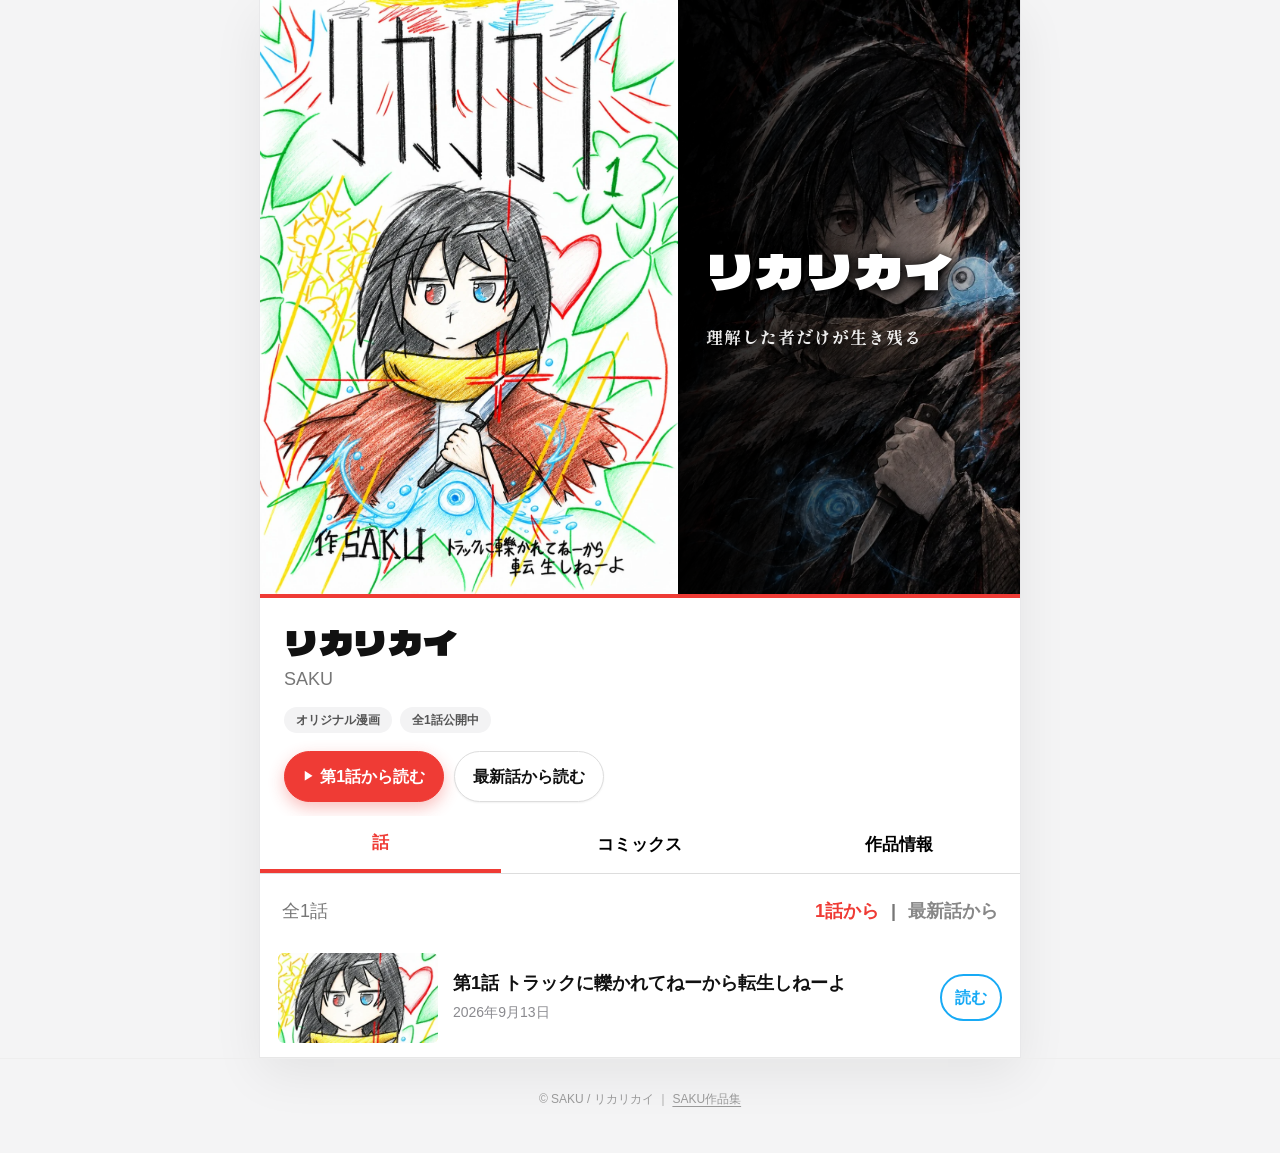
<file: index.html>
<!doctype html>
<html lang="ja"><head><meta charset="utf-8"><meta name="viewport" content="width=device-width,initial-scale=1">
<title>リカリカイ</title>
<meta name="description" content="SAKU制作のオリジナル漫画『リカリカイ』。理解した者だけが生き残る。山で生きる少年と、精霊を狩る戦いの物語。第1話を公開中。">
<link rel="canonical" href="https://saku3298.github.io/rikarikai/">
<meta property="og:type" content="website">
<meta property="og:site_name" content="リカリカイ">
<meta property="og:locale" content="ja_JP">
<meta property="og:title" content="リカリカイ">
<meta property="og:description" content="SAKU制作のオリジナル漫画『リカリカイ』。理解した者だけが生き残る。山で生きる少年と、精霊を狩る戦いの物語。第1話を公開中。">
<meta property="og:url" content="https://saku3298.github.io/rikarikai/">
<meta property="og:image" content="https://saku3298.github.io/rikarikai/images/ogp/default.jpg">
<meta property="og:image:width" content="1200">
<meta property="og:image:height" content="630">
<meta property="og:image:alt" content="リカリカイ">
<meta name="twitter:card" content="summary_large_image">
<link rel="icon" href="assets/favicon.svg" type="image/svg+xml">
<link rel="stylesheet" href="css/style.css?v=71472961"></head>
<body class="top-page"><div class="jp-shell">
<section class="jp-hero"><img src="images/volumes/volume01-cover.webp" alt="リカリカイ 第1巻表紙"><div class="jp-hero-right"><div class="jp-hero-text"><div class="jp-logo">リカリカイ</div><p class="jp-catch">理解した者だけが生き残る</p></div></div></section>
<section class="jp-info"><h1 class="jp-title">リカリカイ</h1><div class="jp-author">SAKU</div><div class="jp-tags"><span>オリジナル漫画</span><span>全1話公開中</span></div><div class="jp-actions"><a class="jp-btn primary" href="episode1.html">第1話から読む</a><a class="jp-btn" href="episode1.html">最新話から読む</a></div></section>
<nav class="jp-tabs" aria-label="作品メニュー"><button class="jp-tab active" data-tab="episodes">話</button><button class="jp-tab" data-tab="comics">コミックス</button><button class="jp-tab" data-tab="info">作品情報</button></nav>
<section id="episodes" class="jp-panel active"><div class="episode-sort-header"><span>全1話</span><div class="sort-switch episode-sort"><button type="button" class="sort-btn active" data-order="asc">1話から</button><span>|</span><button type="button" class="sort-btn" data-order="desc">最新話から</button></div></div><div class="episode-list"><a class="episode-row" href="episode1.html" data-ep="1"><img class="episode-thumb" src="images/thumbs/episode01.webp" alt="第1話 トラックに轢かれてねーから転生しねーよ"><div class="episode-meta"><div class="episode-title">第1話 <span>トラックに轢かれてねーから転生しねーよ</span></div><div class="episode-date" data-date="2026-09-13">2026年9月13日</div></div><div class="episode-read">読む</div></a></div></section>
<section id="comics" class="jp-panel"><div class="comics-header"><strong>コミックス</strong><div class="comics-sort"><span class="active">新しい順</span></div></div><div class="volume-list"><a class="volume-tile" href="volume1.html"><img src="images/volumes/volume01-cover.webp" alt="リカリカイ 第1巻表紙"><div><strong>第1巻</strong><span>第1話を収録</span></div></a></div></section>
<section id="info" class="jp-panel info-panel"><div class="work-intro"><div class="work-catch">リカリカイ</div><p class="work-summary">山に捨てられた14歳の少年・理人（りひと）は、獲物を観察して理解することで山を生き抜いてきた。ある日、水の精霊と出会い、自然そのものである精霊と、それを狩る「戦精」の存在を知る。精霊は理解すれば倒せる。だが理科を理解し続けないと、死の呪いが待っていた。</p><div class="author-profile"><img src="images/work/author-portrait.webp" alt="作者SAKUの漫画風自画像"><div><span>作者</span><strong>SAKU</strong></div></div></div><div class="info-section char-section"><h2>登場人物</h2><ul class="char-list"><li class="char-card is-main"><img src="images/characters/rihito.webp" alt="理人" loading="lazy"><span class="char-role">主人公</span><strong class="char-name">理人</strong><span class="char-reading">りひと</span><p class="char-desc">山に捨てられた14歳。自然を観察し理解して生き抜いてきた。</p><div class="char-cameos"></div></li><li class="char-card"><img src="images/characters/water.webp" alt="水の精霊" loading="lazy"><strong class="char-name">水の精霊</strong><p class="char-desc">理人が山で出会った精霊。自然そのものの存在。</p><div class="char-cameos"></div></li><li class="char-card"><img src="images/characters/rika.webp" alt="リカ" loading="lazy"><strong class="char-name">リカ</strong><p class="char-desc">実験の戦精。精霊を狩りに来た。</p><div class="char-cameos"></div></li><li class="char-card"><img src="images/characters/kingspirit.webp" alt="理科の始祖精霊" loading="lazy"><strong class="char-name">理科の始祖精霊</strong><p class="char-desc">理科の精霊の始祖。範囲型の強大な存在。</p><div class="char-cameos"></div></li></ul></div><div class="info-section"><h2>同じ作者の作品</h2><div class="work-rail"><a class="rail-card" href="https://saku3298.github.io/saku-works/" target="_blank" rel="noopener"><span class="rail-cover"><img loading="lazy" src="images/related/saku-works-cover.webp" alt="SAKU作品集"></span><strong class="rail-title">SAKU作品集</strong><span class="rail-year">2021年〜</span><span class="rail-tags"><span>作品集</span></span></a><a class="rail-card" href="https://saku3298.github.io/ringo-chan/" target="_blank" rel="noopener"><span class="rail-cover"><img loading="lazy" src="images/related/ringo-chan-cover.webp" alt="りんごちゃん 第1巻表紙"><span class="rail-badge">休載中</span></span><strong class="rail-title">りんごちゃん</strong><span class="rail-year">2023年〜</span><span class="rail-author">作者：れ。</span><span class="rail-tags"><span>話</span><span>コミックス</span></span></a><a class="rail-card" href="https://saku3298.github.io/ogre-kingdom/" target="_blank" rel="noopener"><span class="rail-cover"><img loading="lazy" src="images/related/ogre-kingdom-cover.webp" alt="オーガキングダム 第8巻表紙"></span><strong class="rail-title">オーガキングダム</strong><span class="rail-year">2025年〜</span><span class="rail-author">作者：YUURI・SAKU</span><span class="rail-tags"><span>話</span><span>コミックス</span></span></a><div class="rail-card is-static"><span class="rail-cover"><img loading="lazy" src="images/related/apex-kingness-cover.webp" alt="アペックスキングネス 第1巻表紙"><span class="rail-badge">連載準備中</span></span><strong class="rail-title">アペックスキングネス</strong><span class="rail-year">2026年〜</span><span class="rail-tags"><span>話</span><span>コミックス</span></span></div></div></div></section>
</div><footer>© SAKU / リカリカイ ｜ <a href="https://saku3298.github.io/saku-works/" target="_blank" rel="noopener" style="text-decoration:underline">SAKU作品集</a></footer>
<script src="js/top.js?v=2238802a"></script></body></html>
</file>
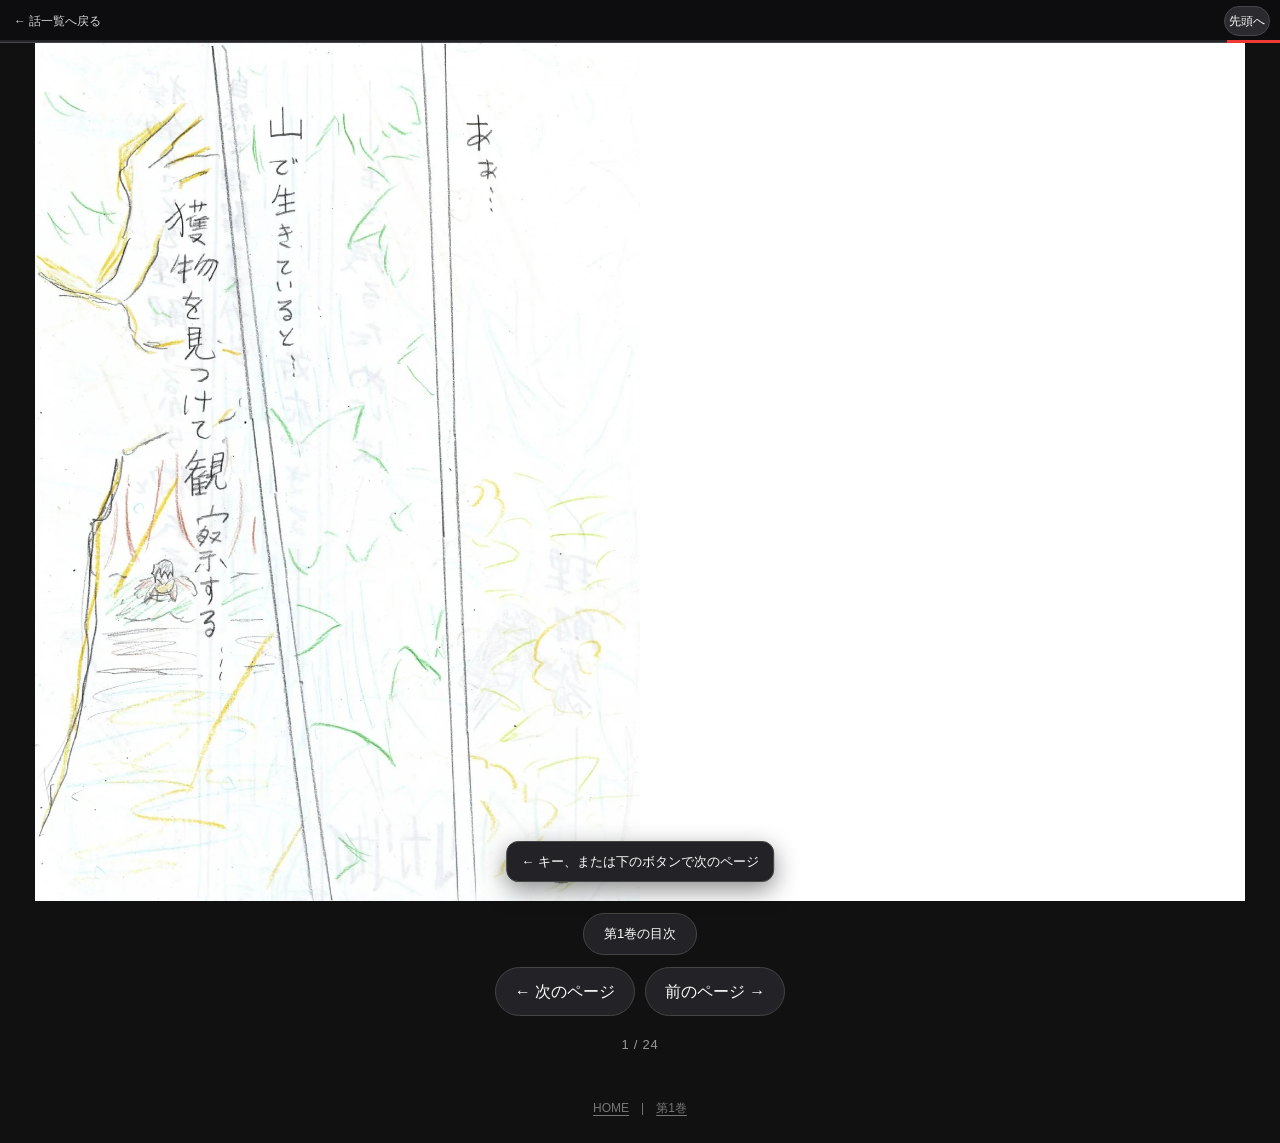
<file: episode1.html>
<!doctype html>
<html lang="ja"><head><meta charset="utf-8"><meta name="viewport" content="width=device-width,initial-scale=1"><meta name="theme-color" content="#111111">
<title>第1話「トラックに轢かれてねーから転生しねーよ」 | リカリカイ</title>
<meta name="description" content="オリジナル漫画『リカリカイ』第1話「トラックに轢かれてねーから転生しねーよ」">
<link rel="canonical" href="https://saku3298.github.io/rikarikai/episode1.html">
<meta property="og:type" content="article">
<meta property="og:site_name" content="リカリカイ">
<meta property="og:locale" content="ja_JP">
<meta property="og:title" content="第1話「トラックに轢かれてねーから転生しねーよ」 | リカリカイ">
<meta property="og:description" content="オリジナル漫画『リカリカイ』第1話「トラックに轢かれてねーから転生しねーよ」">
<meta property="og:url" content="https://saku3298.github.io/rikarikai/episode1.html">
<meta property="og:image" content="https://saku3298.github.io/rikarikai/images/ogp/default.jpg">
<meta property="og:image:width" content="1200">
<meta property="og:image:height" content="630">
<meta property="og:image:alt" content="リカリカイ">
<meta name="twitter:card" content="summary_large_image">
<link rel="icon" href="assets/favicon.svg" type="image/svg+xml">
<link rel="stylesheet" href="css/style.css?v=71472961"></head>
<body class="reader-page"><header class="reader-bar"><div class="reader-bar-inner"><div class="reader-title"><a id="context-back" href="index.html">← 話一覧へ戻る</a></div><div class="reader-controls"><button class="small-btn" id="top" type="button">先頭へ</button></div></div><div class="progress" aria-hidden="true"><div id="progress-fill"></div></div></header>
<main class="viewer" id="viewer" data-volume-href="volume1.html" data-volume-label="第1巻">
    <div class="manga-page" data-i="0"><img src="images/episodes/episode01-001.webp" alt="第1話 ページ1"></div>
    <div class="manga-page" data-i="1"><img src="images/episodes/episode01-002.webp" alt="第1話 ページ2"></div>
    <div class="manga-page" data-i="2"><img loading="lazy" src="images/episodes/episode01-003.webp" alt="第1話 ページ3"></div>
    <div class="manga-page" data-i="3"><img loading="lazy" src="images/episodes/episode01-004.webp" alt="第1話 ページ4"></div>
    <div class="manga-page" data-i="4"><img loading="lazy" src="images/episodes/episode01-005.webp" alt="第1話 ページ5"></div>
    <div class="manga-page" data-i="5"><img loading="lazy" src="images/episodes/episode01-006.webp" alt="第1話 ページ6"></div>
    <div class="manga-page" data-i="6"><img loading="lazy" src="images/episodes/episode01-007.webp" alt="第1話 ページ7"></div>
    <div class="manga-page" data-i="7"><img loading="lazy" src="images/episodes/episode01-008.webp" alt="第1話 ページ8"></div>
    <div class="manga-page" data-i="8"><img loading="lazy" src="images/episodes/episode01-009.webp" alt="第1話 ページ9"></div>
    <div class="manga-page" data-i="9"><img loading="lazy" src="images/episodes/episode01-010.webp" alt="第1話 ページ10"></div>
    <div class="manga-page" data-i="10"><img loading="lazy" src="images/episodes/episode01-011.webp" alt="第1話 ページ11"></div>
    <div class="manga-page" data-i="11"><img loading="lazy" src="images/episodes/episode01-012.webp" alt="第1話 ページ12"></div>
    <div class="manga-page" data-i="12"><img loading="lazy" src="images/episodes/episode01-013.webp" alt="第1話 ページ13"></div>
    <div class="manga-page" data-i="13"><img loading="lazy" src="images/episodes/episode01-014.webp" alt="第1話 ページ14"></div>
    <div class="manga-page" data-i="14"><img loading="lazy" src="images/episodes/episode01-015.webp" alt="第1話 ページ15"></div>
    <div class="manga-page" data-i="15"><img loading="lazy" src="images/episodes/episode01-016.webp" alt="第1話 ページ16"></div>
    <div class="manga-page" data-i="16"><img loading="lazy" src="images/episodes/episode01-017.webp" alt="第1話 ページ17"></div>
    <div class="manga-page" data-i="17"><img loading="lazy" src="images/episodes/episode01-018.webp" alt="第1話 ページ18"></div>
    <div class="manga-page" data-i="18"><img loading="lazy" src="images/episodes/episode01-019.webp" alt="第1話 ページ19"></div>
    <div class="manga-page" data-i="19"><img loading="lazy" src="images/episodes/episode01-020.webp" alt="第1話 ページ20"></div>
    <div class="manga-page" data-i="20"><img loading="lazy" src="images/episodes/episode01-021.webp" alt="第1話 ページ21"></div>
    <div class="manga-page" data-i="21"><img loading="lazy" src="images/episodes/episode01-022.webp" alt="第1話 ページ22"></div>
    <div class="manga-page" data-i="22"><img loading="lazy" src="images/episodes/episode01-023.webp" alt="第1話 ページ23"></div>
    <div class="manga-page" data-i="23"><img loading="lazy" src="images/episodes/episode01-024.webp" alt="第1話 ページ24"></div>
</main>
<div class="episode-nav"><a class="small-btn" href="volume1.html">第1巻の目次</a></div><div class="page-nav"><button id="prev" type="button">← 次のページ</button><button id="next" type="button">前のページ →</button></div><div class="counter" id="counter">1 / 24</div><div class="reader-footer"><a href="index.html">HOME</a>　|　<a href="volume1.html">第1巻</a></div><script src="js/viewer.js?v=b7e8a769"></script></body></html>
</file>
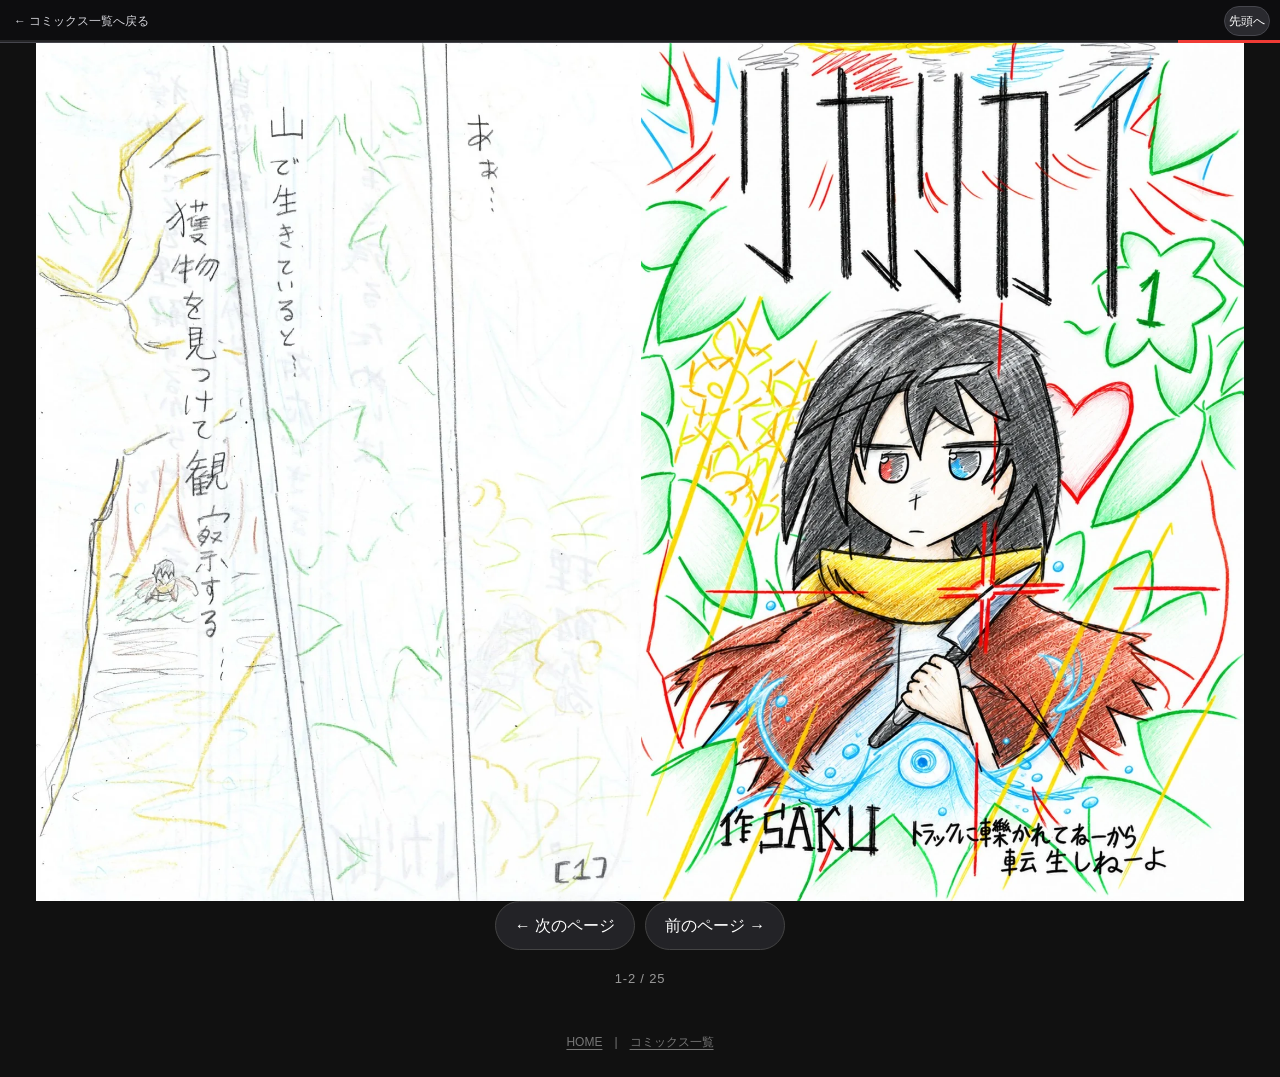
<file: volume1.html>
<!doctype html>
<html lang="ja"><head><meta charset="utf-8"><meta name="viewport" content="width=device-width,initial-scale=1"><meta name="theme-color" content="#111111">
<title>第1巻 | リカリカイ</title>
<meta name="description" content="オリジナル漫画『リカリカイ』第1巻">
<link rel="canonical" href="https://saku3298.github.io/rikarikai/volume1.html">
<meta property="og:type" content="article">
<meta property="og:site_name" content="リカリカイ">
<meta property="og:locale" content="ja_JP">
<meta property="og:title" content="第1巻 | リカリカイ">
<meta property="og:description" content="オリジナル漫画『リカリカイ』第1巻">
<meta property="og:url" content="https://saku3298.github.io/rikarikai/volume1.html">
<meta property="og:image" content="https://saku3298.github.io/rikarikai/images/ogp/default.jpg">
<meta property="og:image:width" content="1200">
<meta property="og:image:height" content="630">
<meta property="og:image:alt" content="リカリカイ">
<meta name="twitter:card" content="summary_large_image">
<link rel="icon" href="assets/favicon.svg" type="image/svg+xml">
<link rel="stylesheet" href="css/style.css?v=71472961"></head>
<body class="reader-page"><header class="reader-bar"><div class="reader-bar-inner"><div class="reader-title"><a id="context-back" href="index.html#comics">← コミックス一覧へ戻る</a></div><div class="reader-controls"><button class="small-btn" id="top" type="button">先頭へ</button></div></div><div class="progress" aria-hidden="true"><div id="progress-fill"></div></div></header>
<main class="viewer" id="viewer" data-volume-reader="true">
    <div class="manga-page" data-volume-cover="true"><img src="images/volumes/volume01-cover.webp" alt="リカリカイ 第1巻 表紙"></div>
    <div class="manga-page" data-i="0"><img src="images/episodes/episode01-001.webp" alt="第1話 ページ1"></div>
    <div class="manga-page" data-i="1"><img src="images/episodes/episode01-002.webp" alt="第1話 ページ2"></div>
    <div class="manga-page" data-i="2"><img loading="lazy" src="images/episodes/episode01-003.webp" alt="第1話 ページ3"></div>
    <div class="manga-page" data-i="3"><img loading="lazy" src="images/episodes/episode01-004.webp" alt="第1話 ページ4"></div>
    <div class="manga-page" data-i="4"><img loading="lazy" src="images/episodes/episode01-005.webp" alt="第1話 ページ5"></div>
    <div class="manga-page" data-i="5"><img loading="lazy" src="images/episodes/episode01-006.webp" alt="第1話 ページ6"></div>
    <div class="manga-page" data-i="6"><img loading="lazy" src="images/episodes/episode01-007.webp" alt="第1話 ページ7"></div>
    <div class="manga-page" data-i="7"><img loading="lazy" src="images/episodes/episode01-008.webp" alt="第1話 ページ8"></div>
    <div class="manga-page" data-i="8"><img loading="lazy" src="images/episodes/episode01-009.webp" alt="第1話 ページ9"></div>
    <div class="manga-page" data-i="9"><img loading="lazy" src="images/episodes/episode01-010.webp" alt="第1話 ページ10"></div>
    <div class="manga-page" data-i="10"><img loading="lazy" src="images/episodes/episode01-011.webp" alt="第1話 ページ11"></div>
    <div class="manga-page" data-i="11"><img loading="lazy" src="images/episodes/episode01-012.webp" alt="第1話 ページ12"></div>
    <div class="manga-page" data-i="12"><img loading="lazy" src="images/episodes/episode01-013.webp" alt="第1話 ページ13"></div>
    <div class="manga-page" data-i="13"><img loading="lazy" src="images/episodes/episode01-014.webp" alt="第1話 ページ14"></div>
    <div class="manga-page" data-i="14"><img loading="lazy" src="images/episodes/episode01-015.webp" alt="第1話 ページ15"></div>
    <div class="manga-page" data-i="15"><img loading="lazy" src="images/episodes/episode01-016.webp" alt="第1話 ページ16"></div>
    <div class="manga-page" data-i="16"><img loading="lazy" src="images/episodes/episode01-017.webp" alt="第1話 ページ17"></div>
    <div class="manga-page" data-i="17"><img loading="lazy" src="images/episodes/episode01-018.webp" alt="第1話 ページ18"></div>
    <div class="manga-page" data-i="18"><img loading="lazy" src="images/episodes/episode01-019.webp" alt="第1話 ページ19"></div>
    <div class="manga-page" data-i="19"><img loading="lazy" src="images/episodes/episode01-020.webp" alt="第1話 ページ20"></div>
    <div class="manga-page" data-i="20"><img loading="lazy" src="images/episodes/episode01-021.webp" alt="第1話 ページ21"></div>
    <div class="manga-page" data-i="21"><img loading="lazy" src="images/episodes/episode01-022.webp" alt="第1話 ページ22"></div>
    <div class="manga-page" data-i="22"><img loading="lazy" src="images/episodes/episode01-023.webp" alt="第1話 ページ23"></div>
    <div class="manga-page" data-i="23"><img loading="lazy" src="images/episodes/episode01-024.webp" alt="第1話 ページ24"></div>
</main>
<div class="page-nav"><button id="prev" type="button">← 次のページ</button><button id="next" type="button">前のページ →</button></div><div class="counter" id="counter">1 / 25</div><div class="reader-footer"><a href="index.html">HOME</a>　|　<a href="index.html#comics">コミックス一覧</a></div><script src="js/viewer.js?v=b7e8a769"></script></body></html>
</file>
<file: css/style.css>
:root{--bg:#0d0d0f;--panel:#18181c;--line:#313139;--text:#f6f6f7;--muted:#b9b9c1;--accent:#f0c85a;--red:#ef3b35}*{box-sizing:border-box}html{scroll-behavior:smooth}body{margin:0;font-family:-apple-system,BlinkMacSystemFont,"Segoe UI","Hiragino Kaku Gothic ProN","Yu Gothic",Meiryo,sans-serif;background:var(--bg);color:var(--text);line-height:1.7}a{color:inherit;text-decoration:none}img{display:block;max-width:100%}
.top-page{background:#fff;color:#111}.jp-shell{max-width:760px;margin:auto;min-height:100vh;background:#fff}.jp-hero{display:grid;grid-template-columns:1.1fr .9fr;background:#111}.jp-hero img{width:100%;height:100%;object-fit:cover}.jp-hero-right{display:flex;align-items:center;justify-content:flex-start;color:#fff;padding:28px;background:linear-gradient(90deg,rgba(0,0,0,.94) 0%,rgba(0,0,0,.62) 46%,rgba(0,0,0,.08) 100%),url("../images/work/hero-panel.webp") right center/cover no-repeat}.jp-logo{font-weight:900;font-size:clamp(28px,5.5vw,48px);line-height:1.05;letter-spacing:.04em;white-space:nowrap;text-shadow:0 2px 8px #000,0 0 20px #000}.jp-info{padding:26px 24px 14px}.jp-title{font-size:34px;margin:0 0 4px;font-weight:900}.jp-author{color:#777;font-size:18px;margin-bottom:18px}.jp-actions{display:flex;gap:10px;flex-wrap:wrap}.jp-btn{color:#111;border:1px solid #ddd;border-radius:999px;padding:11px 18px;font-weight:800;background:#fff}.jp-btn.primary{background:var(--red);color:#fff;border-color:var(--red)}
.jp-tabs{display:grid;grid-template-columns:repeat(3,1fr);border-bottom:1px solid #ddd;position:sticky;top:0;background:#fff;z-index:10}.jp-tab{padding:15px 5px;border:0;background:#fff;font-size:17px;font-weight:800;cursor:pointer}.jp-tab.active{color:var(--red);border-bottom:4px solid var(--red)}.jp-panel{display:none}.jp-panel.active{display:block}.range-bar{display:flex;gap:10px;padding:16px 18px;border-bottom:1px solid #eee}.range-btn{border:0;border-radius:999px;background:var(--red);color:#fff;padding:11px 18px;font-weight:800}.episode-row{display:grid;grid-template-columns:160px 1fr auto;gap:15px;align-items:center;padding:14px 18px;border-bottom:1px solid #e7e7e7}.episode-thumb{width:160px;height:90px;object-fit:cover;background:#eee}.episode-title{font-size:18px;font-weight:900;line-height:1.35}.episode-title span{font-weight:700}.episode-read{color:#18aaf5;border:2px solid #18aaf5;border-radius:999px;padding:8px 13px;font-weight:800}
.episode-sort-header{display:flex;align-items:center;justify-content:space-between;padding:18px 22px 8px;color:#777;font-size:18px}.sort-switch{display:flex;align-items:center;gap:12px;font-weight:800}.sort-btn{appearance:none;border:0;background:transparent;padding:4px 0;color:#888;font:inherit;cursor:pointer}.sort-btn.active{color:var(--red)}
.comics-header{display:flex;align-items:center;justify-content:space-between;padding:18px 22px 10px;color:#777;font-size:18px}.comics-sort{display:flex;gap:14px;font-weight:700}.comics-sort .active{color:var(--red)}.volume-list{display:block}.volume-tile{display:grid;grid-template-columns:150px 1fr auto;gap:18px;align-items:center;padding:18px 22px;border-bottom:1px solid #e7e7e7}.volume-tile img{width:150px;aspect-ratio:3/4;object-fit:cover}.volume-tile strong,.volume-tile span{display:block}.volume-tile strong{font-size:22px;margin-bottom:8px}.volume-tile span{font-size:16px;color:#777}.volume-tile::after{content:"読む";justify-self:end;color:#18aaf5;border:2px solid #18aaf5;border-radius:999px;padding:9px 18px;font-weight:800}.info-panel{padding:0}.work-intro{padding:28px 26px;border-bottom:1px solid #eee}.work-catch{display:inline-block;background:#111;color:#fff;font-size:24px;font-weight:900;padding:4px 10px;margin-bottom:18px}.work-summary{font-size:20px;line-height:1.7;margin:0 0 18px}.author-profile{display:flex;align-items:center;gap:16px;margin-top:22px}.author-profile img{width:112px;height:112px;object-fit:cover;border-radius:14px;border:1px solid #e5e5e5}.author-profile span,.author-profile strong{display:block}.author-profile span{color:#777;font-size:14px}.author-profile strong{font-size:24px;letter-spacing:.08em}.info-section{padding:28px 26px}.info-section h2{font-size:28px;margin:0 0 18px}.author-work-card{display:grid;grid-template-columns:130px 1fr;gap:18px;align-items:center;padding:16px 0;border-top:1px solid #eee}.author-work-card img{width:130px;height:170px;object-fit:cover;background:#eee}.author-work-title{font-size:22px;font-weight:900}.author-work-author{color:#777;margin-top:6px;font-size:16px}.author-work-label{display:inline-block;background:#111;color:#fff;padding:4px 9px;margin-top:8px;font-weight:800}.author-work-card:hover .author-work-title{text-decoration:underline}
.site-header{position:sticky;top:0;z-index:20;background:rgba(13,13,15,.91);backdrop-filter:blur(12px);border-bottom:1px solid var(--line)}.header-inner{max-width:1120px;margin:auto;padding:12px 18px;display:flex;align-items:center;justify-content:space-between;gap:14px}.brand{font-weight:900;letter-spacing:.08em}.brand small{display:block;font-size:10px;color:var(--muted);font-weight:500}nav{display:flex;gap:18px;font-size:14px;color:var(--muted)}nav a:hover{color:#fff}.volume-hero{max-width:1000px;margin:auto;padding:42px 20px 28px;display:grid;grid-template-columns:minmax(220px,360px) 1fr;gap:42px;align-items:center}.cover-card{background:#fff;border-radius:16px;overflow:hidden;box-shadow:0 20px 55px rgba(0,0,0,.46)}.cover-card img{width:100%}.kicker{font-size:13px;color:var(--accent);font-weight:800;letter-spacing:.15em}h1{font-size:clamp(38px,6vw,72px);line-height:1.05;margin:10px 0 16px}.lead{color:#d8d8dd;font-size:17px}.actions{display:flex;flex-wrap:wrap;gap:12px;margin-top:24px}.btn{display:inline-flex;align-items:center;justify-content:center;min-height:46px;padding:0 20px;border:1px solid var(--line);border-radius:999px;background:var(--panel);font-weight:800}.btn.primary{background:var(--accent);border-color:var(--accent);color:#17130a}.section{max-width:1120px;margin:auto;padding:42px 20px}.section h2{font-size:29px;margin:0 0 18px}.episode-grid{display:grid;grid-template-columns:repeat(3,1fr);gap:18px}.horizontal-episodes{display:flex;gap:16px;overflow-x:auto;padding:4px 2px 18px}.card{background:var(--panel);border:1px solid var(--line);border-radius:16px;overflow:hidden}.horizontal-episodes .episode-card{flex:0 0 280px}.episode-card img{width:100%;aspect-ratio:3/4;object-fit:cover;object-position:top;background:#fff}.card-body{padding:18px}.badge{display:inline-block;font-size:11px;font-weight:900;background:var(--accent);color:#17130a;padding:3px 9px;border-radius:999px;margin-bottom:8px}.card strong{display:block;font-size:18px}footer{border-top:1px solid var(--line);text-align:center;color:#888;font-size:12px;padding:30px 18px 44px}
.reader-page{background:#111}.reader-bar{position:sticky;top:0;z-index:30;background:rgba(13,13,15,.95);border-bottom:1px solid var(--line)}.reader-bar-inner{display:flex;align-items:center;justify-content:space-between;gap:8px;min-height:42px;padding:4px 10px}.reader-title #context-back,#top{display:inline-flex;align-items:center;min-height:30px;padding:2px 4px;font-size:12px;white-space:nowrap}.small-btn{border:1px solid #444;background:#232327;color:#fff;border-radius:9px;padding:8px 11px;font:inherit;font-size:13px;cursor:pointer}.viewer{position:relative;overflow:hidden;width:100%;max-width:100%;margin:0 auto;background:#111;touch-action:pan-y pinch-zoom}.reader-slide{position:absolute;inset:0 auto auto 0;width:100%;display:none;align-items:flex-start;justify-content:center;background:#111;will-change:transform}.reader-slide.is-active,.reader-slide.is-next,.reader-slide.is-prev{display:flex}.reader-slide.single .manga-page{flex:0 0 100%;width:100%;display:flex;justify-content:center}.reader-slide.single .manga-page img{width:100%;height:auto}.reader-slide.spread{flex-direction:row-reverse;justify-content:center;align-items:flex-start;gap:0}.reader-slide.spread .manga-page{flex:0 1 auto;width:auto;display:flex;margin:0;padding:0;justify-content:center;align-items:flex-start}.reader-slide.spread .manga-page img{height:auto;width:auto;max-width:none;margin:0;padding:0}.reader-slide.spread .manga-page.blank-page{flex:0 0 auto;width:auto;height:100%;max-width:50vw;aspect-ratio:884/1254;background:#fff}.episode-nav{display:flex;justify-content:center;gap:10px;padding:12px 14px}.page-nav{display:flex;justify-content:center;gap:10px;padding:0 14px 18px}.page-nav button{border:1px solid #444;background:#232327;color:#fff;border-radius:10px;padding:10px 16px;font:inherit;cursor:pointer}.counter{text-align:center;color:#999;font-size:13px;padding-bottom:18px}.reader-footer{text-align:center;color:#777;font-size:12px;padding:24px}
@media(orientation:landscape){.viewer{height:calc(100dvh - 42px);min-height:320px}.reader-slide{height:100%;align-items:flex-start}.reader-slide.spread .manga-page{height:100%;max-width:50vw}.reader-slide.spread .manga-page img{height:100%;width:auto;max-width:50vw;object-fit:contain}}
@media(max-width:600px){.jp-hero{grid-template-columns:46.5% 53.5%}.jp-hero img{width:100%;height:100%;object-fit:cover}.jp-hero-right{padding:12px}.jp-logo{font-size:26px;letter-spacing:.02em}.jp-info{padding:20px 24px 14px}.jp-title{font-size:34px}.episode-sort-header{padding-left:14px;padding-right:14px;font-size:16px}.sort-switch{gap:9px}.episode-row{grid-template-columns:135px 1fr auto;padding:12px;gap:10px}.episode-thumb{width:135px;height:76px}.episode-title{font-size:16px}.volume-tile{grid-template-columns:105px 1fr auto;padding:14px 12px;gap:12px}.volume-tile img{width:105px}.volume-tile strong{font-size:17px}.volume-tile span{font-size:14px}.volume-tile::after{padding:7px 12px}.work-catch{font-size:20px}.work-summary{font-size:17px}.author-work-card{grid-template-columns:100px 1fr}.author-work-card img{width:100px;height:135px}.author-work-title{font-size:19px}.author-work-author{font-size:14px}.reader-bar-inner{min-height:38px;padding:3px 8px}.reader-title #context-back,#top{font-size:11px}}
@media(max-width:780px){nav{display:none}.volume-hero{grid-template-columns:1fr;gap:26px}.volume-hero .cover-card{max-width:380px;margin:auto}.horizontal-episodes .episode-card{flex-basis:78vw;max-width:320px}}

/* ---- 以下は追加分（画面の見た目は変更しません） ---- */
/* 続きから読む・操作ヒント */
.toast{position:fixed;left:50%;bottom:calc(18px + env(safe-area-inset-bottom,0px));z-index:50;max-width:calc(100% - 28px);display:flex;flex-wrap:wrap;align-items:center;justify-content:center;gap:8px 10px;padding:10px 14px;background:#232327;color:#fff;border:1px solid #444;border-radius:12px;box-shadow:0 8px 24px rgba(0,0,0,.45);font-size:13px;line-height:1.5;opacity:0;transform:translate(-50%,14px);transition:opacity .25s ease,transform .25s ease}
.toast.show{opacity:1;transform:translate(-50%,0)}
.toast.hint{pointer-events:none}
.toast button{border:1px solid #444;background:#333339;color:#fff;border-radius:999px;padding:6px 14px;font:inherit;cursor:pointer}
.toast button.primary{background:var(--red);border-color:var(--red);font-weight:800}
@media(prefers-reduced-motion:reduce){.toast{transition:none}}
/* 404ページ */
.nf{padding:72px 24px 48px;text-align:center}
.nf .nf-code{margin:0;font-size:clamp(72px,22vw,120px);font-weight:900;line-height:1;color:#ddd}
.nf h1{font-size:24px;margin:10px 0 8px}
.nf p{color:#777;margin:0 0 26px}

/* ---- 見た目の磨き込み（ジャンププラス風の骨格はそのまま） ---- */
body{-webkit-font-smoothing:antialiased;-webkit-tap-highlight-color:transparent}
:focus-visible{outline:3px solid #18aaf5;outline-offset:2px;border-radius:6px}
@media(min-width:800px){.top-page{background:#f4f4f5}.jp-shell{box-shadow:0 0 0 1px #e8e8ea,0 16px 48px rgba(0,0,0,.07)}}
/* トップ：ヒーロー */
.jp-hero{position:relative;border-bottom:4px solid var(--red)}
.jp-hero-text{display:flex;flex-direction:column;gap:12px}
.jp-kicker{display:flex;align-items:center;gap:10px;font-size:12px;font-weight:800;letter-spacing:.26em;color:rgba(255,255,255,.85);text-shadow:0 1px 6px #000}
.jp-kicker::before{content:"";flex:none;width:22px;height:3px;border-radius:2px;background:var(--red)}
.jp-logo{letter-spacing:.06em}
.jp-title{letter-spacing:.03em}
.jp-author{margin-bottom:12px}
.jp-tags{display:flex;flex-wrap:wrap;gap:8px;margin:0 0 18px}
.jp-tags span{padding:3px 12px;border-radius:999px;background:#f3f3f4;color:#555;font-size:12px;font-weight:800}
.jp-btn{display:inline-flex;align-items:center;justify-content:center;min-height:46px;box-shadow:0 1px 2px rgba(0,0,0,.06);transition:transform .15s ease,box-shadow .15s ease,background .15s ease}
.jp-btn:hover{transform:translateY(-1px);box-shadow:0 5px 14px rgba(0,0,0,.14)}
.jp-btn:active{transform:none;box-shadow:0 1px 2px rgba(0,0,0,.1)}
.jp-btn.primary{box-shadow:0 6px 16px rgba(239,59,53,.32)}
.jp-btn.primary::before{content:"\25B6";margin-right:.55em;font-size:.7em}
@media(max-width:600px){.jp-kicker{font-size:10px;letter-spacing:.16em;gap:7px}.jp-kicker::before{width:14px}.jp-hero-text{gap:8px}}
/* トップ：一覧まわり */
.jp-tab{transition:color .15s ease}.jp-tab:not(.active):hover{color:var(--red)}
.episode-row,.volume-tile{transition:background .15s ease}
.episode-row:hover,.volume-tile:hover{background:#fafafa}
.episode-thumb{border-radius:6px}
.episode-read{transition:background .15s ease,color .15s ease}
.episode-row:hover .episode-read,.volume-tile:hover::after{background:#18aaf5;color:#fff}
.volume-tile::after{transition:background .15s ease,color .15s ease}
.volume-tile img{border-radius:4px;box-shadow:0 4px 12px rgba(0,0,0,.18)}
.author-work-card{transition:background .15s ease}.author-work-card:hover{background:#fafafa}
.author-work-card img{border-radius:4px;box-shadow:0 2px 8px rgba(0,0,0,.14)}
.info-section h2{font-size:24px;padding-left:12px;border-left:5px solid var(--red);line-height:1.2}
.work-summary{line-height:1.85}
.top-page footer{border-top:1px solid #eee;color:#999}
.top-page footer a{text-decoration:underline;text-underline-offset:3px}
/* 読書画面：バー・ボタン（バーの高さは変えません） */
.reader-bar{background:rgba(13,13,15,.88);-webkit-backdrop-filter:blur(12px);backdrop-filter:blur(12px)}
.reader-bar .progress{position:absolute;left:0;right:0;bottom:-1px;height:3px;background:rgba(255,255,255,.1);pointer-events:none}
.reader-bar #progress-fill{position:absolute;top:0;right:0;height:100%;width:0;background:var(--red);transition:width .25s ease}
@media(prefers-reduced-motion:reduce){.reader-bar #progress-fill{transition:none}}
.reader-title #context-back{color:#d6d6dc;transition:color .15s ease}.reader-title #context-back:hover{color:#fff}
.reader-controls .small-btn{border-radius:999px;background:#2a2a2f;border-color:#46464d;padding:2px 13px;transition:background .15s ease}
.reader-controls .small-btn:hover{background:#38383f}
.episode-nav .small-btn{border-radius:999px;padding:9px 20px;transition:background .15s ease}.episode-nav .small-btn:hover{background:#2f2f35}
.page-nav button{min-height:46px;min-width:140px;border-radius:999px;transition:background .15s ease,transform .1s ease}
.page-nav button:hover{background:#2f2f35}.page-nav button:active{transform:scale(.97)}
.counter{font-variant-numeric:tabular-nums;letter-spacing:.06em}
.reader-footer a{text-decoration:underline;text-underline-offset:3px}

/* 新作（リンクなし）の紹介カード：ホバー演出なし */
.author-work-card.is-static{cursor:default}.author-work-card.is-static:hover{background:transparent}.author-work-card.is-static:hover .author-work-title{text-decoration:none}

/* 話の公開日（ジャンププラス風：薄いグレー、新しい話に「新着」） */
.episode-date{margin-top:6px;color:#8a8a8f;font-size:14px;font-weight:500;display:flex;align-items:center;gap:8px;flex-wrap:wrap}
.episode-date .new-badge{border:1px solid #d9d9dc;color:#ef3b35;background:#fff;font-size:12px;font-weight:800;line-height:1;padding:3px 6px;border-radius:2px}
@media(max-width:600px){.episode-date{font-size:13px;margin-top:4px}}

/* 登場人物：横スクロールのキャラクターカード（主人公は赤いリング） */
.char-section{padding-left:0;padding-right:0}
.char-section h2{padding:0 26px}
.char-list{display:flex;gap:14px;margin:0;padding:4px 26px 14px;list-style:none;overflow-x:auto;scroll-snap-type:x proximity;scroll-padding-left:26px;-webkit-overflow-scrolling:touch;scrollbar-width:thin}
.char-card{flex:0 0 172px;scroll-snap-align:start;display:flex;flex-direction:column;align-items:center;text-align:center;padding:18px 12px 14px;background:#fff;border:1px solid #ececee;border-radius:14px;box-shadow:0 2px 10px rgba(0,0,0,.05);position:relative}
.char-card img{width:96px;height:96px;border-radius:50%;object-fit:cover;background:#f2f2f3;border:3px solid #fff;box-shadow:0 0 0 2px #d9d9dc}
.char-card.is-main{border-color:#f6c9c7;box-shadow:0 4px 14px rgba(239,59,53,.12)}
.char-card.is-main img{box-shadow:0 0 0 3px #ef3b35}
.char-role{position:absolute;top:10px;left:10px;background:#ef3b35;color:#fff;font-size:11px;font-weight:800;letter-spacing:.06em;line-height:1;padding:4px 7px;border-radius:3px}
.char-name{margin-top:12px;font-size:17px;font-weight:900;line-height:1.3}
.char-reading{margin-top:2px;color:#8a8a8f;font-size:11px;letter-spacing:.04em}
.char-desc{margin:10px 0 0;font-size:13px;line-height:1.6;color:#333;text-align:left}
.char-note{margin:6px 0 0;font-size:11px;line-height:1.5;color:#8a8a8f;align-self:stretch;text-align:left}
.char-cameos{margin-top:auto;padding-top:12px;display:flex;flex-direction:column;gap:6px;align-self:stretch;text-align:left}
.char-cameo-head{font-size:10px;font-weight:800;letter-spacing:.08em;color:#8a8a8f;padding-left:2px}
.char-cameo{display:flex;align-items:center;gap:8px;border:1px solid #e4e4e7;border-radius:8px;padding:4px 8px 4px 4px;font-size:12px;font-weight:800;line-height:1.3;color:#222;background:#fafafa;text-decoration:none}
.char-cameo img{flex:none;width:24px;height:32px;object-fit:cover;border-radius:2px;box-shadow:0 1px 3px rgba(0,0,0,.2)}
.char-cameo span{flex:1;min-width:0}
a.char-cameo:hover{border-color:#18aaf5;background:#fff}
.char-cameo i{font-style:normal;font-size:15px;color:#18aaf5}
@media(min-width:800px){.char-list{overflow:visible;flex-wrap:nowrap}.char-card{flex:1 1 0;min-width:0}}

/* タイトルとキャッチコピーのフォント（必要な文字だけを切り出した軽量版。Dela Gothic One / Shippori Mincho B1・SIL OFL） */
@font-face{font-family:"ApexTitle";src:url("../assets/fonts/title.woff2") format("woff2");font-display:swap}
@font-face{font-family:"ApexCatch";src:url("../assets/fonts/catch.woff2") format("woff2");font-display:swap}
.jp-logo,.jp-title{font-family:"ApexTitle","Hiragino Sans","Yu Gothic","Noto Sans CJK JP",sans-serif;font-weight:400;letter-spacing:.02em}
.jp-logo{line-height:1.12;letter-spacing:.03em}
.jp-kicker{letter-spacing:.14em;font-weight:700}
.jp-catch{margin:14px 0 0;font-family:"ApexCatch","Hiragino Mincho ProN","Yu Mincho","Noto Serif CJK JP",serif;font-weight:800;font-size:clamp(14px,2.1vw,17px);line-height:1.7;letter-spacing:.06em;color:rgba(255,255,255,.92);text-shadow:0 1px 8px rgba(0,0,0,.6)}
@media(max-width:600px){.jp-catch{margin-top:10px;font-size:14px;line-height:1.65;letter-spacing:.02em}}

/* 同じ作者の作品：横スクロール（古い順。右端を途中で切って、スワイプできることを示す） */
.work-rail{display:flex;gap:14px;overflow-x:auto;margin:0 -26px;padding:4px 26px 10px;scroll-snap-type:x proximity;scroll-padding-left:26px;-webkit-overflow-scrolling:touch;scrollbar-width:none}
.work-rail::-webkit-scrollbar{display:none}
.rail-card{flex:0 0 152px;scroll-snap-align:start;display:block;color:inherit;text-decoration:none}
.rail-cover{position:relative;display:block;aspect-ratio:3/4;overflow:hidden;border-radius:4px;background:#eee;box-shadow:0 2px 8px rgba(0,0,0,.16)}
.rail-cover img{width:100%;height:100%;object-fit:cover;object-position:top;display:block}
.rail-badge{position:absolute;left:0;bottom:0;background:#fff;color:#333;font-size:11px;font-weight:800;line-height:1;padding:5px 8px 5px 7px;border-top-right-radius:4px}
.rail-title{display:-webkit-box;-webkit-line-clamp:2;-webkit-box-orient:vertical;overflow:hidden;margin-top:10px;font-size:15px;font-weight:900;line-height:1.35}
.rail-year,.rail-author{display:block;margin-top:2px;color:#8a8a8f;font-size:12px}
.rail-tags{display:flex;flex-wrap:wrap;gap:4px;margin-top:7px}
.rail-tags span{background:#111;color:#fff;font-size:11px;font-weight:800;line-height:1;padding:4px 7px}
a.rail-card:hover .rail-title{text-decoration:underline}
.rail-card.is-static{cursor:default}
@media(min-width:800px){.work-rail{scrollbar-width:thin}.work-rail::-webkit-scrollbar{display:block;height:6px}.work-rail::-webkit-scrollbar-thumb{background:#ccc;border-radius:3px}}
</file>
